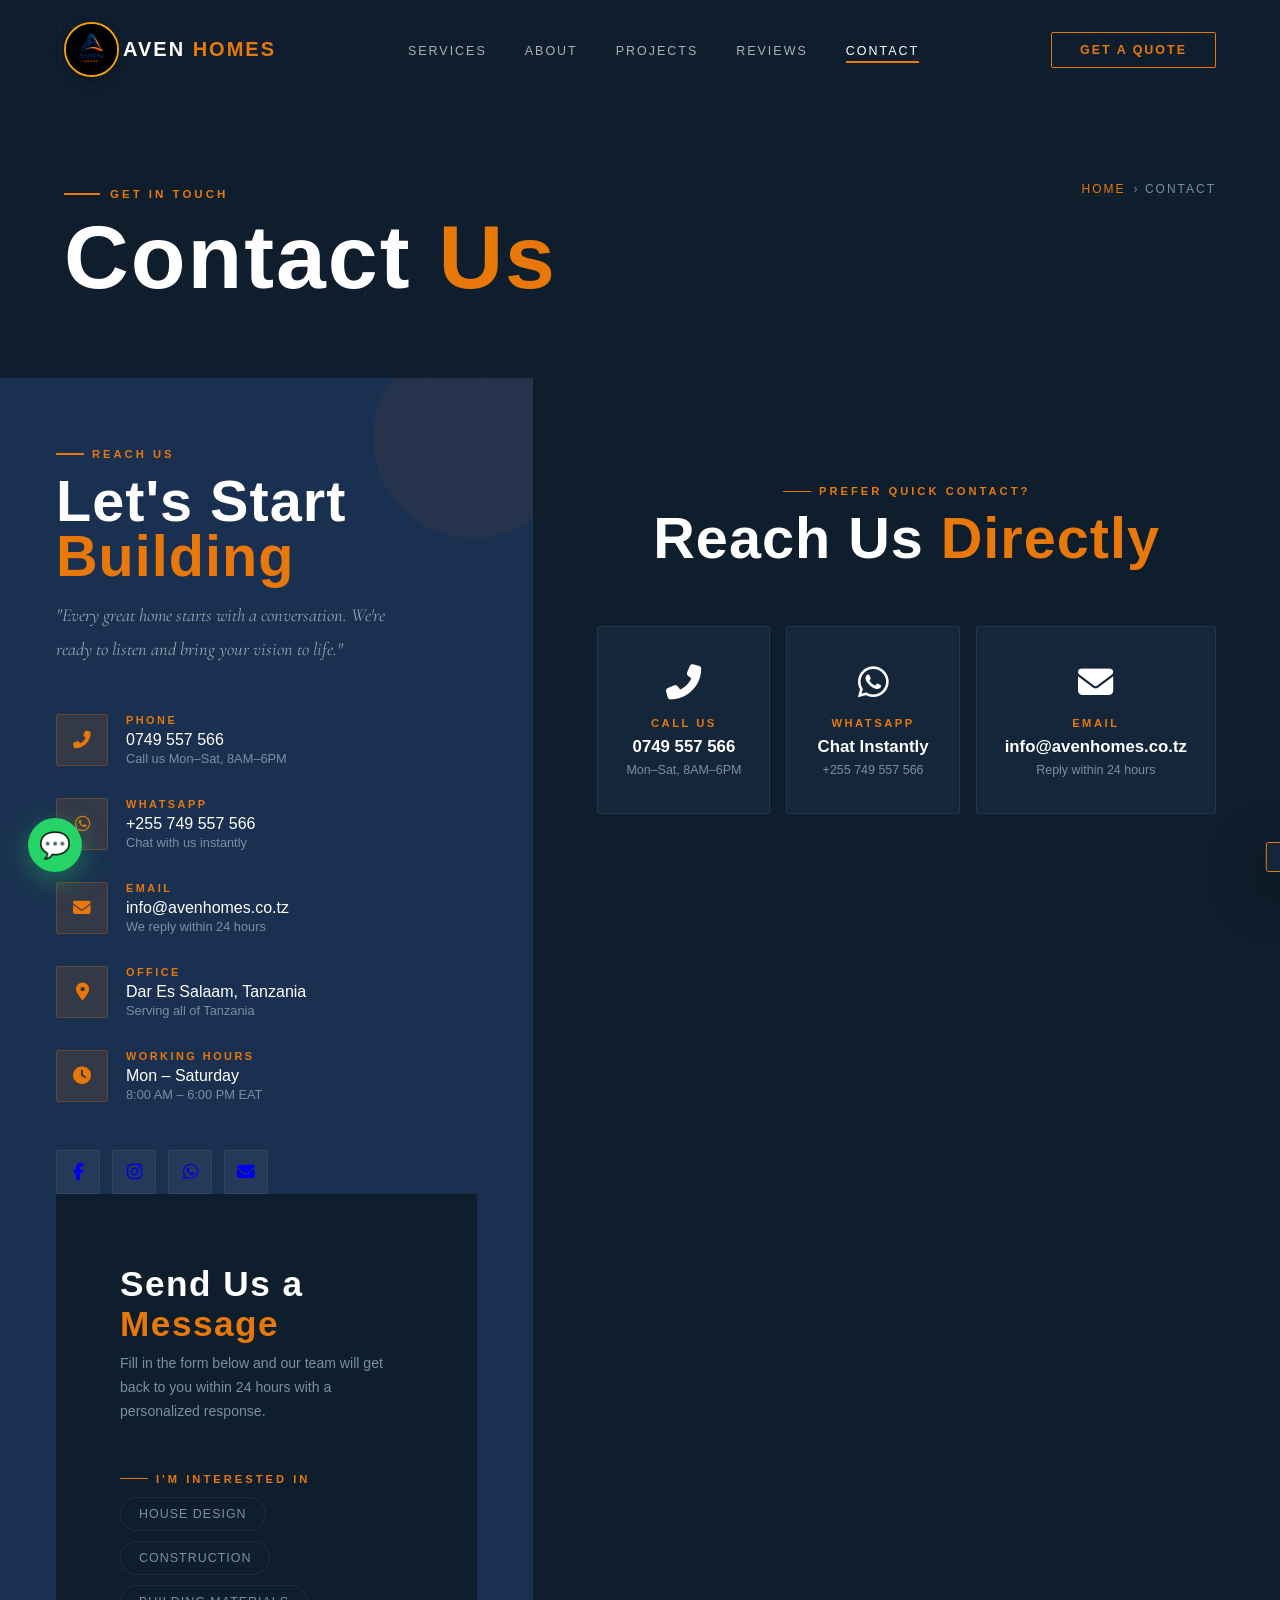
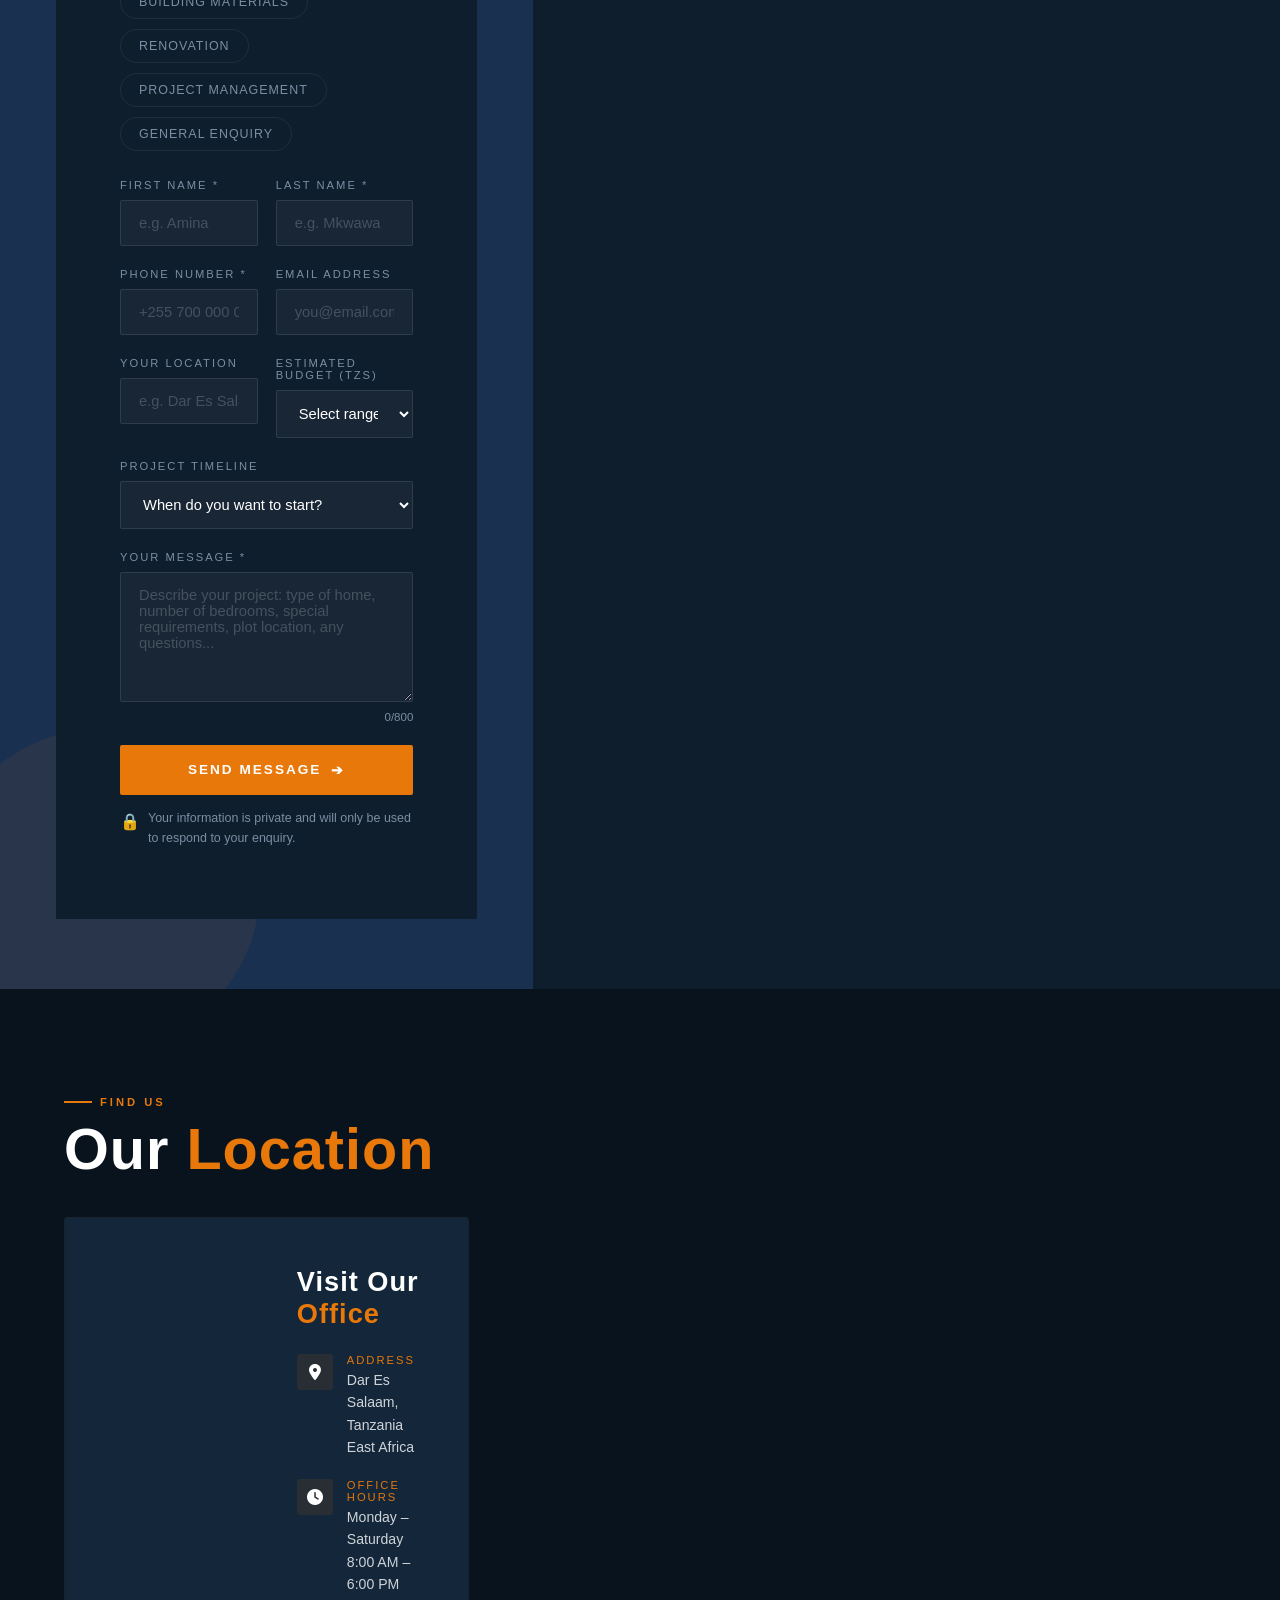
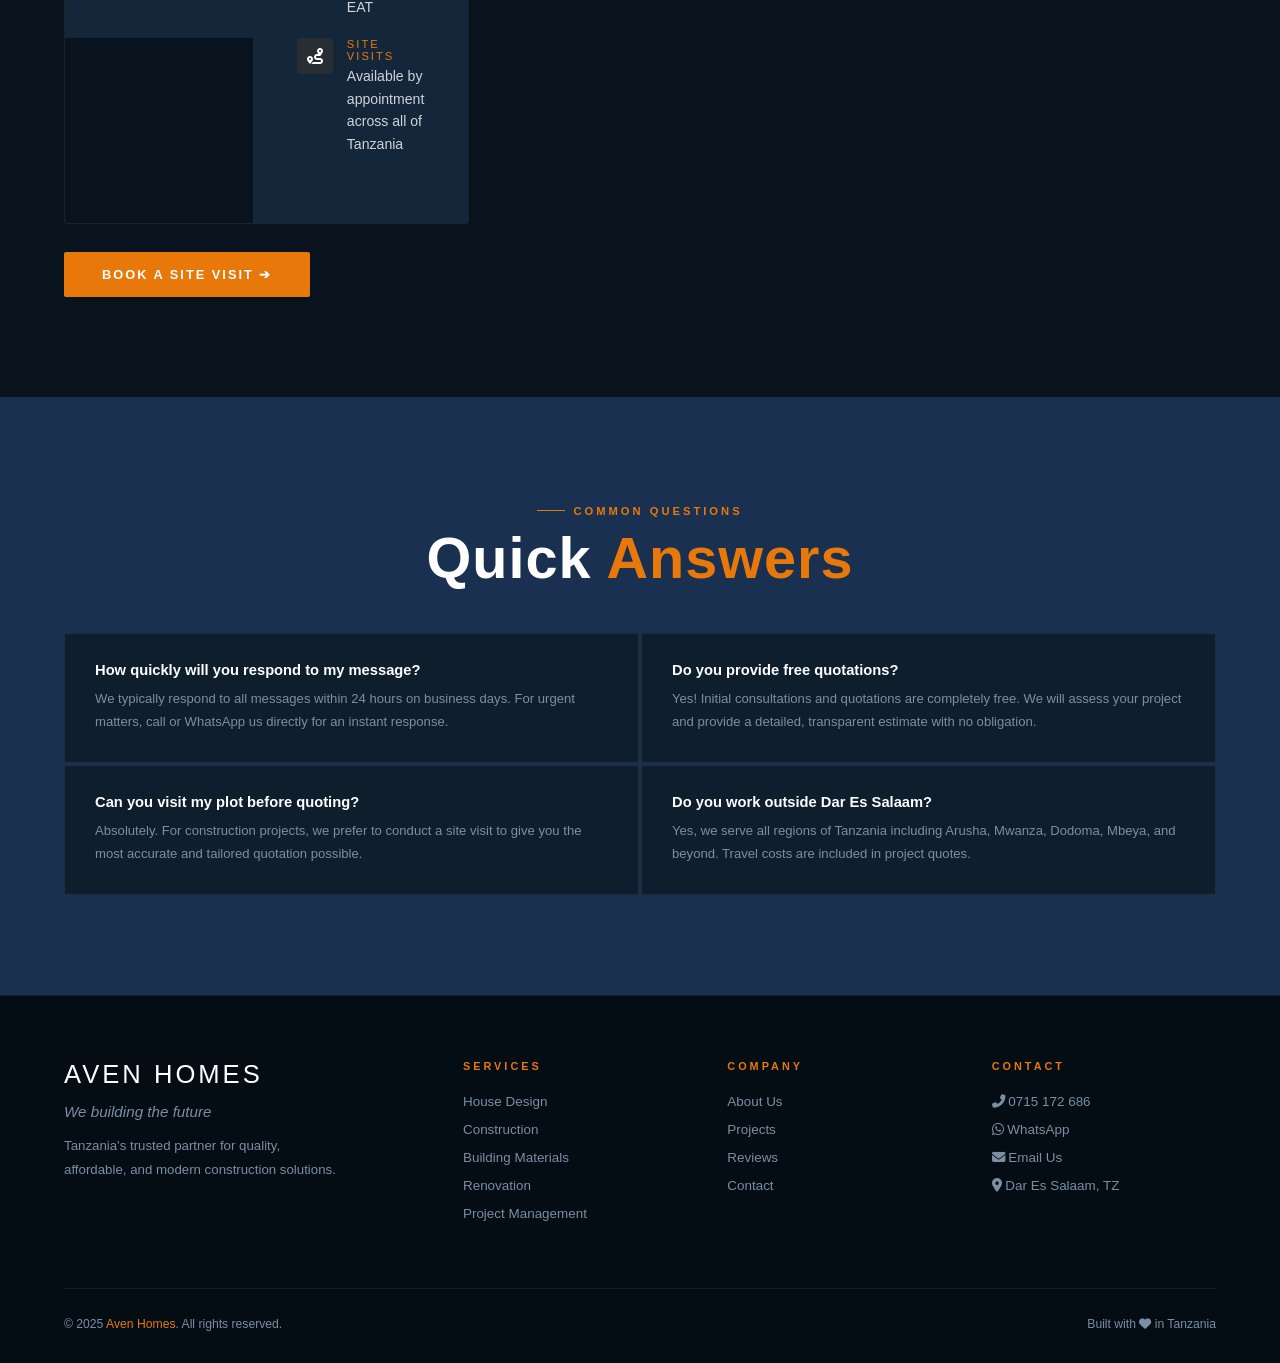
<file: contact.html>
<!DOCTYPE html>
<html lang="en">
<head>
<meta charset="UTF-8">
<meta name="viewport" content="width=device-width, initial-scale=1.0">
<title>Contact Us - Aven Homes</title>
<link rel="stylesheet" href="css/style.css">
<link rel="stylesheet" href="css/index.css">
<link rel="stylesheet" href="css/service.css">
<link rel="stylesheet" href="css/project.css">  
<link rel="stylesheet" href="css/contact.css"><link rel="stylesheet" href="https://cdnjs.cloudflare.com/ajax/libs/font-awesome/6.5.1/css/all.min.css">


</head>
<body>
<div id="progress-bar"></div>

<!-- NAV -->
<nav id="nav">
   <a href="index.html" class="nav-logo">
      <img src="images/aven-logo.jpeg" alt="Aven Homes Logo">
      <span>AVEN <em>HOMES</em></span>
  </a>
  <ul class="nav-links">
    <li><a href="services.html">Services</a></li>
    <li><a href="about.html">About</a></li>
    <li><a href="projects.html">Projects</a></li>
    <li><a href="reviews.html">Reviews</a></li>
    <li><a href="contact.html" class="active">Contact</a></li>
  </ul>
  <a href="contact.html" class="nav-cta">Get a Quote</a>
  <div class="hamburger" onclick="openMenu()"><span></span><span></span><span></span></div>
</nav>
<div class="mobile-overlay" id="mobileOverlay">
  <button class="close-btn" onclick="closeMenu()">&#10005;</button>
  <a href="services.html" onclick="closeMenu()">Services</a>
  <a href="about.html" onclick="closeMenu()">About</a>
  <a href="projects.html" onclick="closeMenu()">Projects</a>
  <a href="reviews.html" onclick="closeMenu()">Reviews</a>
  <a href="contact.html" onclick="closeMenu()">Contact</a>
</div>

<!-- PAGE HERO -->
<div class="page-hero">
  <div class="page-hero-lines"></div>
  <div class="page-hero-content reveal">
    <div class="page-eyebrow">Get In Touch</div>
    <h1 class="page-title">Contact <em>Us</em></h1>
  </div>
  <div class="page-breadcrumb"><a href="index.html">Home</a> &rsaquo; Contact</div>
</div>

<!-- MAIN CONTACT LAYOUT -->
<div class="contact-layout">
  <!-- INFO PANEL -->
  <div class="contact-panel reveal-l">
    <div class="tag">Reach Us</div>
    <h2 class="heading" style="margin-bottom:16px">Let's Start <em>Building</em></h2>
    <p class="cp-tagline">"Every great home starts with a conversation. We're ready to listen and bring your vision to life."</p>
    <div class="contact-items">

  <div class="citem">
    <div class="citem-icon">
      <i class="fas fa-phone-alt"></i>
    </div>

    <div>
      <div class="citem-label">Phone</div>

      <div class="citem-val">
        <a href="tel:0749557566">0749 557 566</a>
      </div>

      <div class="citem-sub">
        Call us Mon–Sat, 8AM–6PM
      </div>
    </div>
  </div>

  <div class="citem">
    <div class="citem-icon">
      <i class="fab fa-whatsapp"></i>
    </div>

    <div>
      <div class="citem-label">WhatsApp</div>

      <div class="citem-val">
        <a href="https://wa.me/255749557566" target="_blank">
          +255 749 557 566
        </a>
      </div>

      <div class="citem-sub">
        Chat with us instantly
      </div>
    </div>
  </div>

  <div class="citem">
    <div class="citem-icon">
      <i class="fas fa-envelope"></i>
    </div>

    <div>
      <div class="citem-label">Email</div>

      <div class="citem-val">
        <a href="mailto:info@avenhomes.co.tz">
          info@avenhomes.co.tz
        </a>
      </div>

      <div class="citem-sub">
        We reply within 24 hours
      </div>
    </div>
  </div>

  <div class="citem">
    <div class="citem-icon">
      <i class="fas fa-location-dot"></i>
    </div>

    <div>
      <div class="citem-label">Office</div>

      <div class="citem-val">
        Dar Es Salaam, Tanzania
      </div>

      <div class="citem-sub">
        Serving all of Tanzania
      </div>
    </div>
  </div>

  <div class="citem">
    <div class="citem-icon">
      <i class="fas fa-clock"></i>
    </div>

    <div>
      <div class="citem-label">Working Hours</div>

      <div class="citem-val">
        Mon – Saturday
      </div>

      <div class="citem-sub">
        8:00 AM – 6:00 PM EAT
      </div>
    </div>
  </div>

</div>

<div class="social-row">

  <a href="#" class="soc-btn" title="Facebook">
    <i class="fab fa-facebook-f"></i>
  </a>

  <a href="#" class="soc-btn" title="Instagram">
    <i class="fab fa-instagram"></i>
  </a>

  <a href="https://wa.me/255749557566"
     class="soc-btn"
     title="WhatsApp"
     target="_blank">
    <i class="fab fa-whatsapp"></i>
  </a>

  <a href="mailto:info@avenhomes.co.tz"
     class="soc-btn"
     title="Email">
    <i class="fas fa-envelope"></i>
  </a>

</div>
  <!-- FORM PANEL -->
  <div class="contact-form-wrap reveal-r">
    <div id="formContent">
      <h2 class="form-heading">Send Us a <em>Message</em></h2>
      <p class="form-sub">Fill in the form below and our team will get back to you within 24 hours with a personalized response.</p>

      <div style="margin-bottom:24px">
        <div class="tag" style="margin-bottom:12px">I'm interested in</div>
        <div class="interest-chips" id="chips">
          <button class="chip" onclick="toggleChip(this)">House Design</button>
          <button class="chip" onclick="toggleChip(this)">Construction</button>
          <button class="chip" onclick="toggleChip(this)">Building Materials</button>
          <button class="chip" onclick="toggleChip(this)">Renovation</button>
          <button class="chip" onclick="toggleChip(this)">Project Management</button>
          <button class="chip" onclick="toggleChip(this)">General Enquiry</button>
        </div>
      </div>

      <div class="form-grid-2">
        <div class="form-group">
          <label>First Name *</label>
          <input type="text" id="fname" class="form-control" placeholder="e.g. Amina">
        </div>
        <div class="form-group">
          <label>Last Name *</label>
          <input type="text" id="lname" class="form-control" placeholder="e.g. Mkwawa">
        </div>
      </div>
      <div class="form-grid-2">
        <div class="form-group">
          <label>Phone Number *</label>
          <input type="tel" id="phone" class="form-control" placeholder="+255 700 000 000">
        </div>
        <div class="form-group">
          <label>Email Address</label>
          <input type="email" id="email" class="form-control" placeholder="you@email.com">
        </div>
      </div>
      <div class="form-grid-2">
        <div class="form-group">
          <label>Your Location</label>
          <input type="text" id="location" class="form-control" placeholder="e.g. Dar Es Salaam">
        </div>
        <div class="form-group">
          <label>Estimated Budget (TZS)</label>
          <select id="budget" class="form-control">
            <option value="">Select range...</option>
            <option>Under 20 Million</option>
            <option>20M &ndash; 50M</option>
            <option>50M &ndash; 100M</option>
            <option>100M &ndash; 200M</option>
            <option>200M+</option>
          </select>
        </div>
      </div>
      <div class="form-group">
        <label>Project Timeline</label>
        <select id="timeline" class="form-control">
          <option value="">When do you want to start?</option>
          <option>As soon as possible</option>
          <option>Within 1&ndash;3 months</option>
          <option>Within 3&ndash;6 months</option>
          <option>More than 6 months from now</option>
          <option>Just exploring options</option>
        </select>
      </div>
      <div class="form-group">
        <label>Your Message *</label>
        <textarea id="message" class="form-control" maxlength="800" oninput="updateCount(this)" placeholder="Describe your project: type of home, number of bedrooms, special requirements, plot location, any questions..."></textarea>
        <div class="char-count"><span id="charCount">0</span>/800</div>
      </div>
      <div class="submit-wrap">
        <button class="submit-btn" id="submitBtn" onclick="submitContactForm()">
          <span id="btnText">Send Message</span>
          <span id="btnArrow">&#10132;</span>
        </button>
        <div class="form-note">
          <span>&#128274;</span>
          Your information is private and will only be used to respond to your enquiry.
        </div>
      </div>
    </div>

    <div class="success-state" id="successState">
      <div class="success-circle">&#10003;</div>
      <h3>Message Sent!</h3>
      <p>Thank you for reaching out. Our team will contact you within 24 hours to discuss your project and provide a personalized quote.</p>
      <a href="projects.html" class="btn btn-ghost">Browse Our Projects</a>
    </div>
  </div>
</div>

<!-- QUICK CONTACT CARDS -->
<section class="section" style="background:var(--navy-mid)">
  <div class="container">
    <div class="reveal" style="text-align:center">
      <div class="tag" style="justify-content:center">Prefer Quick Contact?</div>
      <h2 class="heading">Reach Us <em>Directly</em></h2>
    </div>
    <div class="quick-grid">

  <a href="tel:0749557566" class="quick-card reveal d1">
    <span class="qc-icon">
      <i class="fas fa-phone-alt"></i>
    </span>
    <div class="qc-label">Call Us</div>
    <div class="qc-val">0749 557 566</div>
    <div class="qc-sub">Mon–Sat, 8AM–6PM</div>
  </a>

  <a href="https://wa.me/255749557566" target="_blank" class="quick-card reveal d2">
    <span class="qc-icon">
      <i class="fab fa-whatsapp"></i>
    </span>
    <div class="qc-label">WhatsApp</div>
    <div class="qc-val">Chat Instantly</div>
    <div class="qc-sub">+255 749 557 566</div>
  </a>

  <a href="mailto:info@avenhomes.co.tz" class="quick-card reveal d3">
    <span class="qc-icon">
      <i class="fas fa-envelope"></i>
    </span>
    <div class="qc-label">Email</div>
    <div class="qc-val">info@avenhomes.co.tz</div>
    <div class="qc-sub">Reply within 24 hours</div>
  </a>

</div>
  </div>
</section>

<!-- MAP -->
<section class="section map-section">
  <div class="container">
    <div class="reveal" style="margin-bottom:40px">
      <div class="tag">Find Us</div>
      <h2 class="heading">Our <em>Location</em></h2>
    </div>
    <div class="map-grid reveal">
      <div class="map-embed">
        <iframe
          src="https://www.google.com/maps/embed?pb=!1m18!1m12!1m3!1d253682.46596!2d39.1022235!3d-6.7923513!2m3!1f0!2f0!3f0!3m2!1i1024!2i768!4f13.1!3m3!1m2!1s0x185c4bae169bd6f1%3A0x940f6b26a086a1ef!2sDar%20es%20Salaam%2C%20Tanzania!5e0!3m2!1sen!2s!4v1699000000000!5m2!1sen!2s"
          allowfullscreen="" loading="lazy" referrerpolicy="no-referrer-when-downgrade">
        </iframe>
      </div>
      <div class="map-info">

  <h3>Visit Our <em>Office</em></h3>

  <div class="dir-item">
    <div class="dir-ico">
      <i class="fas fa-location-dot"></i>
    </div>
    <div>
      <div class="dir-label">Address</div>
      <div class="dir-val">Dar Es Salaam, Tanzania<br>East Africa</div>
    </div>
  </div>

  <div class="dir-item">
    <div class="dir-ico">
      <i class="fas fa-clock"></i>
    </div>
    <div>
      <div class="dir-label">Office Hours</div>
      <div class="dir-val">Monday – Saturday<br>8:00 AM – 6:00 PM EAT</div>
    </div>
  </div>

  <div class="dir-item">
    <div class="dir-ico">
      <i class="fas fa-route"></i>
    </div>
    <div>
      <div class="dir-label">Site Visits</div>
      <div class="dir-val">Available by appointment<br>across all of Tanzania</div>
    </div>
  </div>

</div>
        </div>
        <div style="margin-top:28px">
          <a href="https://wa.me/255715172686?text=Hello%2C%20I%20want%20to%20book%20a%20site%20visit" target="_blank" class="btn btn-primary">Book a Site Visit &#10132;</a>
        </div>
      </div>
    </div>
  </div>
</section>

<!-- FAQ STRIP -->
<section class="section faq-strip">
  <div class="container">
    <div class="reveal" style="text-align:center;margin-bottom:0">
      <div class="tag" style="justify-content:center">Common Questions</div>
      <h2 class="heading">Quick <em>Answers</em></h2>
    </div>
    <div class="faq-grid">
      <div class="faq-card reveal d1">
        <div class="faq-q2">How quickly will you respond to my message?</div>
        <p class="faq-a2">We typically respond to all messages within 24 hours on business days. For urgent matters, call or WhatsApp us directly for an instant response.</p></div>

      <div class="faq-card reveal d2">
        <div class="faq-q2">Do you provide free quotations?</div>
        <p class="faq-a2">Yes! Initial consultations and quotations are completely free. We will assess your project and provide a detailed, transparent estimate with no obligation.</p></div>

      <div class="faq-card reveal d3">
        <div class="faq-q2">Can you visit my plot before quoting?</div>
        <p class="faq-a2">Absolutely. For construction projects, we prefer to conduct a site visit to give you the most accurate and tailored quotation possible.</p></div>
        
        <div class="faq-card reveal d4">
        <div class="faq-q2">Do you work outside Dar Es Salaam?</div>
        <p class="faq-a2">Yes, we serve all regions of Tanzania including Arusha, Mwanza, Dodoma, Mbeya, and beyond. Travel costs are included in project quotes.</p></div>
    </div>
  </div>
</section>

<!-- FOOTER -->
<footer>
  <div class="footer-grid container">
    <div>
      <div class="footer-brand-name">AVEN</em> HOMES</div>
      <div class="footer-tagline">We building the future</div>
      <p class="footer-p">Tanzania's trusted partner for quality, affordable, and modern construction solutions.</p>
    </div>
    <div class="footer-col"><h5>Services</h5><ul>
      <li><a href="services.html">House Design</a></li>
      <li><a href="services.html">Construction</a></li>
      <li><a href="services.html">Building Materials</a></li>
      <li><a href="services.html">Renovation</a></li>
      <li><a href="services.html">Project Management</a></li>
    </ul></div>
    <div class="footer-col"><h5>Company</h5><ul>
      <li><a href="about.html">About Us</a></li>
      <li><a href="projects.html">Projects</a></li>
      <li><a href="reviews.html">Reviews</a></li>
      <li><a href="contact.html">Contact</a></li>
    </ul></div>
    <div class="footer-col"><h5>Contact</h5>
     <ul>
  <li>
    <a href="tel:0715172686">
      <i class="fas fa-phone-alt"></i>
      0715 172 686
    </a>
  </li>

  <li>
    <a href="https://wa.me/255749557566">
      <i class="fab fa-whatsapp"></i>
      WhatsApp
    </a>
  </li>

  <li>
    <a href="mailto:info@avenhomes.co.tz">
      <i class="fas fa-envelope"></i>
      Email Us
    </a>
  </li>

  <li>
    <a href="#">
      <i class="fas fa-location-dot"></i>
      Dar Es Salaam, TZ
    </a>
  </li>
</ul>
  </div>
  </div>
  <div class="footer-bottom container">
  <span>&copy; 2025 <em>Aven Homes</em>. All rights reserved.</span>

  <span>
    Built with <i class="fas fa-heart"></i> in Tanzania
  </span>
</div>
</footer>

<a href="https://wa.me/255715172686" class="wa-btn" target="_blank" title="Chat on WhatsApp">&#128172;</a>
<div id="toast"></div>
<script src="main.js"></script>
<script>
function toggleChip(el) { el.classList.toggle("active"); }
function updateCount(el) { document.getElementById("charCount").textContent = el.value.length; }
function submitContactForm() {
  const fname = document.getElementById("fname").value.trim();
  const lname = document.getElementById("lname").value.trim();
  const phone = document.getElementById("phone").value.trim();
  const message = document.getElementById("message").value.trim();
  if (!fname || !lname) { showToast("&#9888; Please enter your full name."); return; }
  if (!phone) { showToast("&#9888; Please enter your phone number."); return; }
  if (!message) { showToast("&#9888; Please describe your project."); return; }
  const btn = document.getElementById("submitBtn");
  btn.disabled = true;
  document.getElementById("btnText").textContent = "Sending...";
  document.getElementById("btnArrow").textContent = "&#9203;";
  setTimeout(() => {
    document.getElementById("formContent").style.display = "none";
    document.getElementById("successState").style.display = "block";
  }, 1600);
}
</script>
</body>
</html>
</file>
<file: css/style.css>
/* ═══════════════════════════════════════════
   FINE MODERN HOMES — Global Design System
   ═══════════════════════════════════════════ */
@import url('https://fonts.googleapis.com/css2?family=Bebas+Neue&family=Cormorant+Garamond:ital,wght@0,400;0,600;1,400&family=DM+Sans:wght@300;400;500;600&display=swap');

:root {
  --navy:       #08131d;
  --navy-mid:   #0f1e2d;
  --navy-card:  #13263a;
  --navy-light: #1a3050;
  --orange:     #e8780a;
  --orange-glow:#ff9a2e;
  --white:      #ffffff;
  --off-white:  #f0ece4;
  --gray:       #7a8fa3;
  --gray-light: #c8d4e0;
  --border:     rgba(255,255,255,0.07);
  --transition: 0.35s cubic-bezier(0.4,0,0.2,1);
}

*, *::before, *::after { box-sizing: border-box; margin: 0; padding: 0; }
html { scroll-behavior: smooth; font-size: 16px; }

body {
  font-family:Arial, Helvetica, sans-serif;
  background: var(--navy);
  color: var(--white);
  overflow-x: hidden;
  -webkit-font-smoothing: antialiased;
}

/* ── SCROLL PROGRESS ── */
#progress-bar {
  position: fixed; 
  top: 0; 
  left: 0; 
  height: 3px; 
  z-index: 9999;
  background: linear-gradient(90deg, var(--orange), var(--orange-glow));
  width: 0%; 
  transition: width 0.1s linear;
  box-shadow: 0 0 12px rgba(232,120,10,0.7);
}

/* ── NAV ── */
nav {
  position: fixed; 
  top: 0; 
  left: 0; 
  right: 0; 
  z-index: 1000;
  padding: 22px 64px;
  display: flex; 
  align-items: center; 
  justify-content: space-between;
  transition: background var(--transition), padding var(--transition);
}

nav.scrolled {
  background: rgba(8,19,29,0.95);
  backdrop-filter: blur(20px);
  padding: 14px 64px;
  border-bottom: 1px solid rgba(232,120,10,0.12);
}

.nav-logo {
  font-family:Arial, Helvetica, sans-serif;
  font-size: 1.55rem; 
  letter-spacing: 3px;
  color: var(--white); 
  text-decoration: none;
  display: flex; 
  align-items: center; 
  gap: 4px;
}

.nav-logo em { 
  color: var(--orange); 
  font-style: normal; 
}

.nav-links { 
  display: flex; 
  gap: 38px; 
  list-style: none; 
  align-items: center;
 }

.nav-links a {
  color: rgba(255,255,255,0.65); 
  text-decoration: none;
  font-size: 0.78rem; 
  font-weight: 500; 
  letter-spacing: 2px;
  text-transform: uppercase; 
  transition: color var(--transition);
  position: relative; 
  padding-bottom: 2px;
}

.nav-links a::after {
  content: ''; 
  position: absolute; 
  bottom: -3px; 
  left: 0;
  width: 0; 
  height: 1.5px; 
  background: var(--orange);
  transition: width var(--transition);
}

.nav-links a:hover, .nav-links a.active { 
  color: var(--white); 
}

.nav-links a:hover::after, .nav-links a.active::after { 
  width: 100%; 
}

.nav-cta {
  background: transparent; 
  border: 1.5px solid var(--orange);
  color: var(--orange); 
  padding: 10px 28px; 
  border-radius: 2px;
  font-family:Arial, Helvetica, sans-serif;
    font-size: 0.78rem;
  font-weight: 600; 
  letter-spacing: 2px; 
  text-transform: uppercase;
  cursor: pointer; 
  transition: all var(--transition); text-decoration: none;
  display: inline-block;
}

.nav-cta:hover {
  background: var(--orange); 
  color: var(--white);
  box-shadow: 0 0 28px rgba(232,120,10,0.35);
}

.hamburger {
  display: none; 
  flex-direction: column; 
  gap: 5px;
  cursor: pointer; 
  padding: 4px;
}

.hamburger span {
  display: block; 
  width: 26px; 
  height: 2px;
  background: var(--white); transition: all 0.3s;
  border-radius: 2px;
}

/* ── MOBILE MENU ── */
.mobile-overlay {
  position: fixed; 
  inset: 0; 
  background: var(--navy);
  z-index: 999; 
  display: flex; 
  flex-direction: column;
  align-items: center; 
  justify-content: center; 
  gap: 36px;
  opacity: 0; 
  pointer-events: none;
  transition: opacity 0.4s;
}

.mobile-overlay.open {
   opacity: 1; 
   pointer-events: all; 
  }

.mobile-overlay a {
  font-family: Arial, Helvetica, sans-serif; 
  font-size: 2.8rem;
  letter-spacing: 4px; 
  color: var(--white); text-decoration: none;
  transition: color 0.3s; 
  line-height: 1;
}

.mobile-overlay a:hover { 
  color: var(--orange);
 }

.mobile-overlay .close-btn {
  position: absolute; 
  top: 24px; 
  right: 30px;
  background: none; 
  border: none; 
  color: var(--white);
  font-size: 2rem; 
  cursor: pointer;
}

/* ── PAGE HERO (sub-pages) ── */
.page-hero {
  min-height: 42vh; 
  padding: 140px 64px 80px;
  display: flex; 
  align-items: flex-end;
  position: relative; 
  overflow: hidden;
  background: var(--navy-mid);
}

.page-hero-bg {
  position: absolute; 
  inset: 0;
  background: url('') center/cover no-repeat;
  opacity: 0.12; z-index: 0;
}

.page-hero-lines {
  position: absolute; 
  inset: 0; z-index: 0;
  background-image:
    repeating-linear-gradient(0deg, transparent, transparent 60px, rgba(232,120,10,0.04) 60px, rgba(232,120,10,0.04) 61px),
    repeating-linear-gradient(90deg, transparent, transparent 60px, rgba(232,120,10,0.04) 60px, rgba(232,120,10,0.04) 61px);
}

.page-hero-content { 
  position: relative; 
  z-index: 1; 
}

.page-eyebrow {
  display: flex; 
  align-items: center; 
  gap: 10px;
  font-size: 0.72rem; 
  letter-spacing: 3px; 
  text-transform: uppercase;
  color: var(--orange); margin-bottom: 16px; 
  font-weight: 600;
}

.page-eyebrow::before {
  content: ''; 
  display: block; 
  width: 36px; height: 2px; 
  background: var(--orange);
}

.page-title {
  font-family:Arial, Helvetica, sans-serif;
  font-size: clamp(3.5rem, 7vw, 6rem);
  line-height: 0.92; letter-spacing: 2px; 
  color: var(--white);
}

.page-title em { 
  color: var(--orange); 
  font-style: normal;
 }

.page-breadcrumb {
  position: absolute; 
  top: 50%; 
  right: 64px; 
  transform: translateY(-50%);
  z-index: 1; 
  font-size: 0.75rem; 
  color: var(--gray);
  letter-spacing: 2px; 
  text-transform: uppercase;
  display: flex; 
  align-items: center; 
  gap: 8px;
}

.page-breadcrumb a { 
  color: var(--orange); 
  text-decoration: none; 
}

.page-breadcrumb a:hover { 
  text-decoration: underline; 
}

/* ── SHARED SECTION LAYOUT ── */
.section { 
  padding: 100px 64px; 
}

.section-sm { 
  padding: 70px 64px; 
}

.container { 
  max-width: 1240px; 
  margin: 0 auto; 
}

.tag {
  display: inline-flex; 
  align-items: center; 
  gap: 8px;
  font-size: 0.7rem; 
  font-weight: 600; 
  letter-spacing: 3px;
  text-transform: uppercase; 
  color: var(--orange); 
  margin-bottom: 14px;
}

.tag::before { 
  content: ''; 
  display: block; 
  width: 28px; 
  height: 1.5px; 
  background: var(--orange); 
}

.heading {
  font-family: Arial, Helvetica, sans-serif;
  font-size: clamp(2.2rem, 4.5vw, 3.8rem);
  line-height: 0.95; 
  letter-spacing: 1px; 
  margin-bottom: 18px;

}
.heading em { 
  color: var(--orange); 
  font-style: normal; }

.body-text {
  color: var(--gray); 
  font-size: 0.95rem; 
  line-height: 1.85;
}

/* ── DIVIDER ── */
.divider {
  border: none; 
  height: 1px;
  background: var(--border); 
  margin: 0;
}

/* ── BUTTONS ── */
.btn {
  display: inline-block; 
  text-decoration: none;
  font-family:Arial, Helvetica, sans-serif; 
  font-size: 0.8rem;
  font-weight: 600; 
  letter-spacing: 2px; 
  text-transform: uppercase;
  padding: 15px 38px; 
  border-radius: 2px; 
  cursor: pointer;
  transition: all var(--transition); 
  border: none;
}

.btn-primary {
  background: var(--orange); 
  color: var(--white);
}

.btn-primary:hover {
  background: var(--orange-glow);
  transform: translateY(-2px);
  box-shadow: 0 14px 40px rgba(232,120,10,0.35);
}

.btn-ghost {
  background: transparent; 
  color: var(--white);
  border: 1.5px solid rgba(255,255,255,0.25);
}

.btn-ghost:hover {
  border-color: var(--orange); 
  color: var(--orange);
}

/* ── CARDS ── */
.card {
  background: var(--navy-card);
  border: 1px solid var(--border);
  border-radius: 3px;
  transition: transform var(--transition), border-color var(--transition);
}

.card:hover {
  transform: translateY(-6px);
  border-color: rgba(232,120,10,0.3);
}

/* ── FORM ── */
.form-group { 
  margin-bottom: 22px;
 }

.form-group label {
  display: block; 
  font-size: 0.7rem; 
  letter-spacing: 2px;
  text-transform: uppercase;
   color: var(--gray); 
   margin-bottom: 9px;
  font-weight: 500;
}

.form-control {
  width: 100%; 
  background: rgba(255,255,255,0.04);
  border: 1px solid rgba(255,255,255,0.1);
  border-radius: 2px; 
  padding: 14px 18px;
  color: var(--white); 
  font-family:Arial, Helvetica, sans-serif;
    font-size: 0.92rem; 
    transition: border-color var(--transition), background var(--transition);
  outline: none;
}

.form-control::placeholder { 
  color: rgba(255,255,255,0.2); 
}

.form-control:focus {
  border-color: var(--orange);
  background: rgba(232,120,10,0.05);
}

.form-control option { 
  background: var(--navy); 
}
textarea.form-control { 
  resize: vertical; 
  min-height: 130px; 
}

.form-row { 
  display: grid; 
  grid-template-columns: 1fr 1fr; 
  gap: 18px; 
}

/* ── REVEAL ANIMATIONS ── */
.reveal, .reveal-l, .reveal-r {
  opacity: 0; 
  transition: opacity 0.75s ease, transform 0.75s ease;
}

.reveal{ 
  transform: translateY(36px);
 }

.reveal-l{ 
  transform: translateX(-36px); 
}

.reveal-r{ 
  transform: translateX(36px); 
}

.reveal.in, .reveal-l.in, .reveal-r.in {
  opacity: 1; transform: translate(0);
}

.d1 { 
  transition-delay: 0.1s; 
}
.d2 { 
  transition-delay: 0.2s; 
}
.d3 { 
  transition-delay: 0.3s; 
}
.d4 {
   transition-delay: 0.4s; 
  }
.d5 { 
  transition-delay: 0.5s; 
}

/* ── TOAST ── */
#toast {
  position: fixed; 
  bottom: 28px; 
  right: 28px; 
  z-index: 9999;
  background: var(--navy-card); 
  border: 1px solid var(--orange);
  color: var(--white); 
  padding: 14px 22px; 
  border-radius: 3px;
  font-size: 0.86rem; 
  max-width: 300px;
  transform: translateX(130%);
  transition: transform 0.45s cubic-bezier(0.16,1,0.3,1);
  box-shadow: 0 16px 48px rgba(0,0,0,0.5);
}

#toast.show {
   transform: translateX(0); 
  }

/* ── FOOTER ── */
footer {
  background: #040c14; padding: 64px 64px 32px;
  border-top: 1px solid var(--border);
}
.footer-grid {
  display: grid; grid-template-columns: 1.6fr 1fr 1fr 1fr;
  gap: 40px; margin-bottom: 56px;
}
.footer-brand-name {
  font-family:Arial, Helvetica, sans-serif;
  font-size: 1.6rem; 
  letter-spacing: 3px; 
  margin-bottom: 14px;
}

.footer-brand-name em { 
  color: var(--orange); 
  font-style: normal; 
}

.footer-tagline {
  font-family: Arial, Helvetica, sans-serif;
  font-style: italic; 
  font-size: 0.95rem; 
  color: var(--gray);
  margin-bottom: 14px;
}

.footer-p { 
  font-size: 0.83rem; 
  color: var(--gray); 
  line-height: 1.8; 
  max-width: 280px; 
}

.footer-col h5 {
  font-size: 0.68rem; 
  letter-spacing: 3px; 
  text-transform: uppercase;
  color: var(--orange); 
  margin-bottom: 20px; 
  font-weight: 600;
}

.footer-col ul {
   list-style: none; 
  }
.footer-col li { 
  margin-bottom: 10px; 
}
.footer-col a {
  color: var(--gray); text-decoration: none; 
  font-size: 0.84rem;
  transition: color var(--transition);
}
.footer-col a:hover { 
  color: var(--white); 
}
.footer-bottom {
  display: flex; 
  justify-content: space-between; 
  align-items: center;
  padding-top: 28px; 
  border-top: 1px solid var(--border);
  font-size: 0.76rem; 
  color: var(--gray);
}
.footer-bottom em { 
  color: var(--orange); 
  font-style: normal; 
}

/* ── WHATSAPP FLOAT ── */
.wa-btn {
  position: fixed; 
  bottom: 28px; 
  left: 28px; 
  z-index: 999;
  width: 54px; 
  height: 54px; 
  border-radius: 50%;
  background: #25d366; 
  display: flex; 
  align-items: center;
  justify-content: center; 
  font-size: 1.6rem; 
  text-decoration: none;
  box-shadow: 0 8px 28px rgba(37,211,102,0.4);
  transition: transform 0.3s, box-shadow 0.3s;
  animation: waPulse 2.5s ease-in-out infinite;
}
.wa-btn:hover { 
  transform: scale(1.1); 
  box-shadow: 0 12px 36px rgba(37,211,102,0.6); 
}

@keyframes waPulse {
  0%,100%{box-shadow: 0 8px 28px rgba(37,211,102,0.4)}
  50%{box-shadow: 0 8px 40px rgba(37,211,102,0.7)}
}

/* ── RESPONSIVE ── */
@media (max-width: 1024px) {
  nav, nav.scrolled { 
    padding-left: 32px; 
    padding-right: 32px; 
  }
  .section { 
    padding: 80px 32px; 
  }
  .section-sm { 
    padding: 56px 32px; 
  }
  .page-hero { 
    padding: 120px 32px 64px; 
  }
  .footer-grid { 
    grid-template-columns: 1fr 1fr; gap: 32px; 
  }
}

@media (max-width: 768px) {
  .nav-links, .nav-cta { 
    display: none; 
  }
  .hamburger { 
    display: flex; 
  }
  .section { 
    padding: 64px 20px; 
  }
  .section-sm { 
    padding: 44px 20px; 
  }
  .page-hero { 
    padding: 110px 20px 50px; 
    min-height: 36vh; 
  }
  .page-breadcrumb { 
    display: none; 
  }
  .form-row { 
    grid-template-columns: 
    1fr; 
  }
  footer { 
    padding: 48px 20px 28px; 
  }
  .footer-grid { 
    grid-template-columns: 1fr; 
    gap: 28px; 
  }
  .footer-bottom { 
    flex-direction: column; 
    gap: 8px; 
    text-align: center; 
  }
}
</file>
<file: css/index.css>
/* ── HOME-SPECIFIC ── */
#hero {
  min-height: 100vh;
  background: var(--navy);
  display: grid; grid-template-columns: 1fr 1fr;
  position: relative; overflow: hidden;
}
.hero-left {
  display: flex; align-items: center;
  padding: 140px 64px 80px;
  position: relative; z-index: 2;
}
.hero-right {
  position: relative; overflow: hidden;
}
.hero-right img {
  width: 100%; height: 100%; object-fit: cover;
  clip-path: polygon(10% 0, 100% 0, 100% 100%, 0% 100%);
}
.hero-right::after {
  content: ''; position: absolute; inset: 0;
  background: linear-gradient(to right, var(--navy) 0%, transparent 30%);
}
.hero-lines {
  position: absolute; inset: 0; z-index: 1;
  background-image:
    repeating-linear-gradient(45deg,transparent,transparent 90px,rgba(232,120,10,0.025) 90px,rgba(232,120,10,0.025) 91px);
}
.hero-eyebrow {
  display: flex; align-items: center; gap: 10px;
  font-size: 0.7rem; letter-spacing: 3.5px; text-transform: uppercase;
  color: var(--orange); margin-bottom: 22px; font-weight: 600;
}
.hero-eyebrow::before { content:''; width:36px; height:2px; background:var(--orange); }

.hero-h1 {
  font-family: 'Bebas Neue', sans-serif;
  font-size: clamp(4.5rem, 8vw, 7.5rem);
  line-height: 0.9; letter-spacing: 2px; margin-bottom: 24px;
}
.hero-h1 .line2 { color: var(--orange); }

.hero-quote {
  font-family: 'Cormorant Garamond', serif;
  font-style: italic; font-size: 1.1rem; color: var(--gray);
  line-height: 1.8; margin-bottom: 44px; max-width: 440px;
  border-left: 2px solid var(--orange); padding-left: 18px;
}
.nav-logo img{
    width: 55px;
    height: 55px;
    border-radius: 50%;
    object-fit: cover;
    border: 2px solid #f59e0b;
    box-shadow: 0 4px 10px rgba(0,0,0,0.3);
}
.nav-logo span{
    color: white;
    font-size: 18px;
    font-weight: 700;
    letter-spacing: 1px;
}

.hero-actions { display: flex; gap: 16px; align-items: center; margin-bottom: 70px; }

.hero-stats {
  display: grid; grid-template-columns: repeat(3, 1fr);
  gap: 2px; border-top: 1px solid var(--border); padding-top: 36px;
}
.stat {
  padding-right: 28px;
}
.stat:not(:last-child) { border-right: 1px solid var(--border); margin-right: 28px; }
.stat-n {
  font-family: 'Bebas Neue', sans-serif; font-size: 2.8rem;
  color: var(--orange); line-height: 1;
}
.stat-l { font-size: 0.72rem; color: var(--gray); letter-spacing: 1.5px; text-transform: uppercase; margin-top: 4px; }
/* ── FEATURE STRIP ── */
.feature-strip {
  background: var(--orange);
  padding: 22px 64px;
  display: flex;
  align-items: center;
  justify-content: center;
  gap: 60px;
  flex-wrap: wrap;
}

.feat-item {
  display: flex;
  align-items: center;
  gap: 10px;
  font-size: 0.8rem;
  font-weight: 600;
  letter-spacing: 1.5px;
  text-transform: uppercase;
  color: rgba(255,255,255,0.9);
}

.feat-item i {
  font-size: 1.1rem;
  color: #fff;
}
/* ── HOME SECTIONS ── */
.intro-grid {
  display: grid; grid-template-columns: 1fr 1fr;
  gap: 80px; align-items: center;
}
.intro-images {
  display: grid; grid-template-columns: 1fr 1fr; gap: 12px;
  position: relative;
}
.intro-images img {
  width: 100%; height: 220px; object-fit: cover;
  border-radius: 2px; display: block;
  transition: transform 0.5s;
}
.intro-images img:hover { transform: scale(1.03); }
.intro-images img:first-child { height: 300px; grid-column: 1/3; }
.exp-badge {
  position: absolute; bottom: -16px; right: -16px;
  background: var(--orange); padding: 18px 22px;
  border-radius: 3px; text-align: center;
  box-shadow: 0 16px 48px rgba(232,120,10,0.4);
}
.exp-badge .n { font-family:'Bebas Neue',sans-serif; font-size: 2.6rem; line-height: 1; }
.exp-badge .l { font-size: 0.68rem; letter-spacing: 1px; opacity: 0.88; }
/* PILLARS */
.pillars {
  margin-top: 38px;
  display: flex;
  flex-direction: column;
  gap: 16px;
}

.pillar {
  display: flex;
  align-items: flex-start;
  gap: 16px;
  padding: 20px 22px;
  background: var(--navy-card);
  border: 1px solid var(--border);
  border-left: 3px solid var(--orange);
  border-radius: 2px;
  transition: transform var(--transition);
}

.pillar:hover {
  transform: translateX(6px);
}

.pillar-icon {
  flex-shrink: 0;
  width: 42px;
  height: 42px;
  display: flex;
  align-items: center;
  justify-content: center;
  background: rgba(255,255,255,0.04);
  border-radius: 50%;
}

.pillar-icon i {
  font-size: 1.1rem;
  color: var(--orange);
}

.pillar-name {
  font-weight: 600;
  font-size: 0.9rem;
  margin-bottom: 3px;
}

.pillar-desc {
  font-size: 0.82rem;
  color: var(--gray);
  line-height: 1.65;
}
/* SERVICES PREVIEW */
.srv-grid {
  display: grid;
  grid-template-columns: repeat(5, 1fr);
  gap: 2px;
  margin-top: 60px;
}

.srv-card {
  background: var(--navy-card);
  padding: 38px 24px;
  border: 1px solid var(--border);
  position: relative;
  overflow: hidden;
  transition:
    transform var(--transition),
    border-color var(--transition);
  text-decoration: none;
  color: var(--white);
  display: flex;
  flex-direction: column;
}

.srv-card::after {
  content: '';
  position: absolute;
  bottom: 0;
  left: 0;
  width: 100%;
  height: 3px;
  background: var(--orange);
  transform: scaleX(0);
  transform-origin: left;
  transition: transform var(--transition);
}

.srv-card:hover {
  transform: translateY(-8px);
  border-color: rgba(232,120,10,0.25);
}

.srv-card:hover::after {
  transform: scaleX(1);
}

/* ICON */
.srv-ico {
  width: 52px;
  height: 52px;
  margin-bottom: 18px;
  background: rgba(232,120,10,0.1);
  border-radius: 3px;
  display: flex;
  align-items: center;
  justify-content: center;
  transition:
    background var(--transition),
    transform var(--transition);
}

.srv-ico i {
  font-size: 1.3rem;
  color: var(--orange);
  transition: color var(--transition);
}

.srv-card:hover .srv-ico {
  background: var(--orange);
  transform: rotate(-5deg);
}

.srv-card:hover .srv-ico i {
  color: var(--white);
}

/* TEXT */
.srv-name {
  font-family: 'Bebas Neue', sans-serif;
  font-size: 1.05rem;
  letter-spacing: 1px;
  margin-bottom: 8px;
}

.srv-desc {
  font-size: 0.8rem;
  color: var(--gray);
  line-height: 1.7;
  flex: 1;
}

.srv-arrow {
  margin-top: 18px;
  color: var(--orange);
  font-size: 1.1rem;
  transition: transform 0.3s;
}

.srv-card:hover .srv-arrow {
  transform: translateX(5px);
}

/* PROJECTS PREVIEW */
.proj-mosaic {
  display: grid;
  grid-template-columns: 2fr 1fr 1fr;
  grid-template-rows: 280px 280px;
  gap: 10px; margin-top: 60px;
}
.proj-tile {
  position: relative; overflow: hidden; border-radius: 2px;
  cursor: pointer;
}
.proj-tile:first-child { grid-row: 1 / 3; }
.proj-tile img {
  width: 100%; height: 100%; object-fit: cover;
  transition: transform 0.6s; display: block;
}
.proj-tile:hover img { transform: scale(1.07); }
.proj-overlay {
  position: absolute; inset: 0;
  background: linear-gradient(to top, rgba(8,19,29,0.92) 0%, transparent 55%);
  display: flex; align-items: flex-end; padding: 22px;
  opacity: 0; transition: opacity 0.4s;
}
.proj-tile:hover .proj-overlay { opacity: 1; }
.proj-label { font-family:'Bebas Neue',sans-serif; font-size: 1.1rem; letter-spacing: 1px; }
.proj-meta { font-size: 0.75rem; color: var(--orange); margin-top: 2px; }

/* TESTIMONIAL STRIP */
.test-grid { display: grid; grid-template-columns: repeat(3,1fr); gap: 20px; margin-top: 60px; }
.test-card {
  background: var(--navy-card); padding: 34px;
  border: 1px solid var(--border); border-radius: 2px;
  border-top: 3px solid transparent;
  transition: border-color var(--transition), transform var(--transition);
}
.test-card:hover { border-top-color: var(--orange); transform: translateY(-4px); }
.stars { color: var(--orange); font-size: 0.78rem; margin-bottom: 14px; letter-spacing: 2px; }
.test-q {
  font-family: 'Cormorant Garamond', serif; font-style: italic;
  font-size: 1rem; line-height: 1.85; color: rgba(255,255,255,0.78);
  margin-bottom: 22px;
}
.test-author { display: flex; align-items: center; gap: 12px; }
.avatar {
  width: 44px; height: 44px; border-radius: 50%; flex-shrink: 0;
  background: linear-gradient(135deg, var(--orange), var(--orange-glow));
  display: flex; align-items: center; justify-content: center;
  font-family: 'Bebas Neue', sans-serif; font-size: 1.1rem;
}
.author-name { font-weight: 600; font-size: 0.87rem; }
.author-loc { font-size: 0.74rem; color: var(--gray); margin-top: 2px; }

/* CTA BAND */
.cta-band {
  background: linear-gradient(135deg, var(--navy-mid) 0%, var(--navy-light) 100%);
  border-top: 1px solid var(--border); border-bottom: 1px solid var(--border);
  padding: 80px 64px;
  display: grid; grid-template-columns: 1fr auto;
  align-items: center; gap: 60px;
}
.cta-band h2 {
  font-family: 'Bebas Neue', sans-serif;
  font-size: clamp(2rem, 4vw, 3.2rem); line-height: 1;
}
.cta-band h2 em { color: var(--orange); font-style: normal; }
.cta-band p { color: var(--gray); margin-top: 10px; font-size: 0.92rem; }
.cta-actions { display: flex; gap: 14px; flex-shrink: 0; }

/* SCROLL INDICATOR */
.scroll-hint {
  position: absolute; bottom: 36px; left: 64px; z-index: 3;
  display: flex; align-items: center; gap: 10px;
  font-size: 0.7rem; letter-spacing: 2px; text-transform: uppercase; color: var(--gray);
}
.scroll-hint-line { width: 40px; height: 1px; background: var(--orange); animation: blink 2s infinite; }
@keyframes blink { 0%,100%{opacity:1} 50%{opacity:0.2} }

@media (max-width: 1024px) {
  #hero { grid-template-columns: 1fr; }
  .hero-right { display: none; }
  .hero-left { padding: 130px 32px 64px; }
  .srv-grid { grid-template-columns: repeat(3,1fr); }
  .intro-grid { grid-template-columns: 1fr; gap: 48px; }
  .proj-mosaic { grid-template-columns: 1fr 1fr; grid-template-rows: 240px 240px 240px; }
  .proj-tile:first-child { grid-row: 1; grid-column: 1/3; }
  .cta-band { grid-template-columns: 1fr; text-align: center; }
  .cta-actions { justify-content: center; }
  .feature-strip { gap: 32px; }
}
@media (max-width: 768px) {
  .hero-h1 { font-size: 4rem; }
  .hero-actions { flex-wrap: wrap; }
  .hero-stats { grid-template-columns: 1fr 1fr 1fr; }
  .srv-grid { grid-template-columns: 1fr 1fr; }
  .proj-mosaic { grid-template-columns: 1fr; grid-template-rows: auto; }
  .proj-tile:first-child { grid-column: 1; grid-row: auto; }
  .proj-tile img { min-height: 220px; }
  .test-grid { grid-template-columns: 1fr; }
  .feature-strip { gap: 18px; padding: 18px 20px; }
  .cta-band { padding: 56px 20px; }
}
</file>
<file: css/service.css>
.srv-detail {
  display: grid; 
  grid-template-columns: 1fr 1fr;
  gap: 72px; align-items: center; 
  margin-bottom: 80px;
  padding-bottom: 80px; 
  border-bottom: 1px solid var(--border);
}

.srv-detail:last-child { 
  border-bottom: none; 
  margin-bottom: 0; 
}

.srv-detail.reverse { 
  direction: rtl; 
}

.srv-detail.reverse > * { 
  direction: ltr; 
}

.srv-img {
  width: 100%; 
  height: 380px; 
  object-fit: cover;
  border-radius: 3px; 
  display: block;
}

.srv-number {
  font-family: Arial, Helvetica, sans-serif;
  font-size: 6rem; 
  line-height: 1;
  color: rgba(232,120,10,0.12); 
  letter-spacing: 4px;
  margin-bottom: -20px; 
  display: block;
}

.nav-logo img{
    width: 55px;
    height: 55px;
    border-radius: 50%;
    object-fit: cover;
    border: 2px solid #f59e0b; /* gold accent */
}
.nav-logo span{
    font-size: 20px;
    font-weight: 700;
    color: #ffffff;
    letter-spacing: 2px;
}
.srv-big-name {
  font-family: Arial, Helvetica, sans-serif;
  font-size: clamp(2rem, 4vw, 3rem); letter-spacing: 2px; margin-bottom: 18px;
}
.srv-big-name em { color: var(--orange); font-style: normal; }
.srv-body { color: var(--gray); line-height: 1.9; font-size: 0.95rem; margin-bottom: 24px; }
.srv-features { list-style: none; margin-bottom: 30px; }
.srv-features li {
  padding: 10px 0; border-bottom: 1px solid var(--border);
  display: flex; align-items: center; gap: 12px;
  font-size: 0.88rem; color: rgba(255,255,255,0.8);
}
.srv-features li::before { content: '→'; color: var(--orange); font-size: 0.9rem; flex-shrink: 0; }

/* PROCESS */
.process-steps {
  display: grid; grid-template-columns: repeat(5, 1fr);
  gap: 2px; margin-top: 56px;
}
.step {
  padding: 36px 24px; background: var(--navy-card);
  border: 1px solid var(--border); position: relative;
  transition: transform var(--transition), border-color var(--transition);
}
.step:hover { transform: translateY(-6px); border-color: rgba(232,120,10,0.3); }
.step-num {
  font-family: Arial, Helvetica, sans-serif; font-size: 3rem;
  color: rgba(232,120,10,0.2); line-height: 1; margin-bottom: 14px;
}
.step-name { font-weight: 600; font-size: 0.9rem; margin-bottom: 8px; }
.step-desc { font-size: 0.8rem; color: var(--gray); line-height: 1.7; }

/* FAQ */
.faq-list { margin-top: 50px; }
.faq-item {
  border-bottom: 1px solid var(--border); overflow: hidden;
}
.faq-q {
  display: flex; justify-content: space-between; align-items: center;
  padding: 22px 0; cursor: pointer;
  font-weight: 500; font-size: 0.95rem;
  transition: color var(--transition);
}
.faq-q:hover { color: var(--orange); }
.faq-icon { color: var(--orange); font-size: 1.2rem; transition: transform 0.3s; flex-shrink: 0; }
.faq-item.open .faq-icon { transform: rotate(45deg); }
.faq-a {
  max-height: 0; overflow: hidden;
  transition: max-height 0.4s ease, padding 0.4s;
  font-size: 0.88rem; color: var(--gray); line-height: 1.8;
}
.faq-item.open .faq-a { max-height: 200px; padding-bottom: 20px; }

@media (max-width: 1024px) {
  .srv-detail { grid-template-columns: 1fr; gap: 40px; }
  .srv-detail.reverse { direction: ltr; }
  .srv-img { height: 260px; }
  .process-steps { grid-template-columns: repeat(3, 1fr); }
}
@media (max-width: 768px) {
  .process-steps { grid-template-columns: 1fr 1fr; }
}
</file>
<file: css/project.css>
/* ===== PROJECTS PAGE ===== */

/* STATS STRIP */
.stats-strip {
  background: var(--navy-card);
  border-top: 1px solid var(--border);
  border-bottom: 1px solid var(--border);
  padding: 36px 64px;
  display: grid;
  grid-template-columns: repeat(4,1fr);
  text-align: center;
  gap: 2px;
}
.strip-num {
  font-family: Arial, Helvetica, sans-serif;
  font-size: 2.8rem;
  color: var(--orange);
  line-height: 1;
}
.strip-label {
  font-size: 0.7rem;
  letter-spacing: 2px;
  text-transform: uppercase;
  color: var(--gray);
  margin-top: 5px;
}
.nav-logo img{
    width: 55px;
    height: 55px;
    border-radius: 50%;
    object-fit: cover;
    border: 2px solid #f59e0b; /* gold accent */
}
.nav-logo span{
    font-size: 20px;
    font-weight: 700;
    color: #ffffff;
    letter-spacing: 2px;
}

/* FILTER BAR */
.filter-wrap {
  display: flex;
  justify-content: space-between;
  align-items: center;
  flex-wrap: wrap;
  gap: 16px;
  margin-bottom: 48px;
}
.filter-bar {
  display: flex;
  gap: 8px;
  flex-wrap: wrap;
}
.f-btn {
  padding: 10px 22px;
  border: 1.5px solid var(--border);
  background: transparent;
  color: var(--gray);
  font-family: Arial, Helvetica, sans-serif;
  font-size: 0.77rem;
  font-weight: 500;
  letter-spacing: 1.5px;
  text-transform: uppercase;
  cursor: pointer;
  border-radius: 2px;
  transition: all var(--transition);
}
.f-btn:hover, .f-btn.active {
  background: var(--orange);
  border-color: var(--orange);
  color: #fff;
}
.results-count {
  font-size: 0.8rem;
  color: var(--gray);
}
.results-count em { color: var(--orange); font-style: normal; font-weight: 600; }

/* MASONRY GRID */
.proj-masonry {
  display: grid;
  grid-template-columns: repeat(3, 1fr);
  gap: 16px;
}
.proj-card {
  background: var(--navy-card);
  border: 1px solid var(--border);
  border-radius: 3px;
  overflow: hidden;
  cursor: pointer;
  transition: transform var(--transition), border-color var(--transition), box-shadow var(--transition);
  position: relative;
}
.proj-card:hover {
  transform: translateY(-7px);
  border-color: rgba(232,120,10,0.4);
  box-shadow: 0 24px 60px rgba(0,0,0,0.4);
}
.proj-card.featured {
  grid-column: 1 / 3;
}
.proj-card.tall {
  grid-row: span 2;
}
.proj-thumb {
  width: 100%;
  height: 240px;
  object-fit: cover;
  display: block;
  transition: transform 0.6s;
}
.proj-card.featured .proj-thumb { height: 320px; }
.proj-card.tall .proj-thumb { height: 100%; min-height: 460px; }
.proj-card:hover .proj-thumb { transform: scale(1.04); }
.proj-hover-overlay {
  position: absolute;
  inset: 0;
  background: linear-gradient(to top, rgba(8,19,29,0.96) 0%, rgba(8,19,29,0.2) 50%, transparent 100%);
  display: flex;
  flex-direction: column;
  justify-content: flex-end;
  padding: 24px;
  opacity: 0;
  transition: opacity 0.4s;
}
.proj-card:hover .proj-hover-overlay { opacity: 1; }
.ph-cat {
  font-size: 0.68rem;
  letter-spacing: 2.5px;
  text-transform: uppercase;
  color: var(--orange);
  margin-bottom: 5px;
}
.ph-name {
  font-family:Arial, Helvetica, sans-serif;
  font-size: 1.3rem;
  letter-spacing: 1px;
  margin-bottom: 6px;
}
.ph-meta { font-size: 0.78rem; color: rgba(255,255,255,0.6); }
.proj-view-btn {
  margin-top: 12px;
  display: inline-flex;
  align-items: center;
  gap: 6px;
  font-size: 0.75rem;
  letter-spacing: 1.5px;
  text-transform: uppercase;
  color: var(--orange);
  font-weight: 600;
}

/* PROJ BODY (always visible) */
.proj-body { padding: 22px 20px; }
.proj-badge-row { display: flex; gap: 8px; margin-bottom: 10px; flex-wrap: wrap; }
.pb-tag {
  font-size: 0.68rem;
  padding: 4px 12px;
  background: rgba(232,120,10,0.1);
  border: 1px solid rgba(232,120,10,0.2);
  color: var(--orange);
  border-radius: 30px;
}
.proj-title { font-family: Arial, Helvetica, sans-serif;
 font-size: 1.2rem;
 letter-spacing: 1px; 
 margin-bottom: 6px;
 }
.proj-blurb { font-size: 0.8rem; color: var(--gray); line-height: 1.7;
 }

/* LIGHTBOX */
.lightbox {
  position: fixed; inset: 0; z-index: 9000;
  background: rgba(4,10,18,0.97);
  display: flex; align-items: center; justify-content: center;
  opacity: 0; pointer-events: none;
  transition: opacity 0.35s;
  padding: 20px;
}
.lightbox.open { 
  opacity: 1; 
  pointer-events: all; 
}

.lb-inner {
  display: grid;
  grid-template-columns: 1.4fr 1fr;
  gap: 0;
  max-width: 1100px;
  width: 100%;
  max-height: 90vh;
  background: var(--navy-card);
  border: 1px solid var(--border);
  border-radius: 4px;
  overflow: hidden;
  transform: scale(0.92);
  transition: transform 0.4s cubic-bezier(0.16,1,0.3,1);
}

.lightbox.open .lb-inner { transform: scale(1); }
.lb-img-wrap { position: relative; overflow: hidden; }
.lb-img { width: 100%; height: 100%; object-fit: cover; display: block; min-height: 400px; }
.lb-close {
  position: absolute; top: 16px; right: 16px;
  width: 38px; height: 38px;
  background: rgba(8,19,29,0.8);
  border: 1px solid var(--border);
  border-radius: 50%;
  display: flex; align-items: center; justify-content: center;
  font-size: 1rem; cursor: pointer; color: var(--white);
  transition: background var(--transition);
  z-index: 1;
}
.lb-close:hover { background: var(--orange); }
.lb-info {
  padding: 44px 40px;
  display: flex; flex-direction: column; justify-content: center;
  overflow-y: auto;
}
.lb-cat { 
  font-size: 0.7rem; 
  letter-spacing: 3px; 
  text-transform: uppercase; 
  color: var(--orange); 
  margin-bottom: 10px; 
}

.lb-title { 
  font-family: Arial, Helvetica, sans-serif; 
  font-size: 2rem; 
  letter-spacing: 1px; 
  margin-bottom: 16px; 
  line-height: 1; 
}

.lb-desc { 
  font-size: 0.88rem; 
  color: var(--gray); 
  line-height: 1.85; 
  margin-bottom: 28px; 
}

.lb-specs { 
  display: grid; 
  grid-template-columns: 1fr 1fr; 
  gap: 14px; 
  margin-bottom: 32px; 
}

.lb-spec-item{
  
}
.lb-spec-label { 
  font-size: 0.66rem; 
  letter-spacing: 2px; 
  text-transform: uppercase; 
  color: var(--gray); 
  margin-bottom: 3px; 
}

.lb-spec-val { 
  font-size: 0.9rem; 
  font-weight: 500; 
}

.lb-actions { 
  display: flex; 
  gap: 12px; 
  flex-wrap: wrap; 
}

/* FEATURED SECTION */
.featured-section {
  background: linear-gradient(135deg, var(--navy-light) 0%, var(--navy-mid) 100%);
  padding: 80px 64px;
  display: grid;
  grid-template-columns: 1fr 1fr;
  gap: 60px;
  align-items: center;
  border-top: 1px solid var(--border);
}

.fs-img { 
  width: 100%; 
  height: 400px; 
  object-fit: cover; 
  border-radius: 3px; 
  display: block; 
}

.fs-eyebrow { 
  display: flex; 
  align-items: center; 
  gap: 8px; 
  font-size: 0.7rem; 
  letter-spacing: 2.5px; 
  text-transform: uppercase; 
  color: var(--orange); margin-bottom: 14px; 
  font-weight: 600; 
}

.fs-eyebrow::before { 
  content:""; 
  width:28px; 
  height:1.5px; 
  background:var(--orange); 
}

/* NO RESULTS */
.no-results {
  text-align: center; padding: 60px 20px;
  display: none;
  grid-column: 1/-1;
}

.no-results-icon { 
  font-size: 3rem; 
  margin-bottom: 16px; 
}

.no-results h3 { 
  font-family: Arial, Helvetica, sans-serif; 
  font-size: 1.8rem; 
  color: var(--orange); 
  margin-bottom: 8px; 
}
.no-results p { 
  color: var(--gray); 
  font-size: 0.88rem;
 }

@media (max-width: 1024px) {
  .proj-masonry { 
    grid-template-columns: 1fr 1fr; 
  }

  .proj-card.featured { 
    grid-column: 1/-1;
   }

  .lb-inner { 
    grid-template-columns: 1fr;
   }

  .lb-img-wrap { 
    max-height: 280px; 
  }

  .stats-strip { 
    grid-template-columns: 1fr 1fr; 
    padding: 28px 32px;
   }

  .featured-section { 
    grid-template-columns: 1fr; 
    padding: 56px 32px; 
  }

}
@media (max-width: 768px) {
  .proj-masonry { grid-template-columns: 1fr; }
  .proj-card.tall { grid-row: span 1; }
  .proj-card.tall .proj-thumb { min-height: 240px; height: 240px; }
  .lb-inner { max-height: 95vh; overflow-y: auto; }
  .lb-info { padding: 28px 24px; }
  .stats-strip { grid-template-columns: 1fr 1fr; }
  .featured-section { padding: 48px 20px; gap: 36px; }
  .filter-wrap { flex-direction: column; align-items: flex-start; }
}
</file>
<file: css/contact.css>
/* ===== CONTACT PAGE STYLES ===== */
.contact-layout {
  display: grid;
  grid-template-columns: 1fr 1.4fr;
  gap: 0;
  min-height: 80vh;
}

/* LEFT INFO PANEL */
.nav-logo img{
    width: 55px;
    height: 55px;
    border-radius: 50%;
    object-fit: cover;
    border: 2px solid #f59e0b; /* gold accent */
}
.nav-logo span{
    font-size: 20px;
    font-weight: 700;
    color: #ffffff;
    letter-spacing: 2px;
}
.contact-panel {
  background: var(--navy-light);
  padding: 70px 56px;
  display: flex;
  flex-direction: column;
  justify-content: center;
  position: relative;
  overflow: hidden;
}
.contact-panel::before {
  content: "";
  position: absolute; bottom: -60px; left: -60px;
  width: 320px; height: 320px;
  border-radius: 50%;
  background: rgba(232,120,10,0.07);
}
.contact-panel::after {
  content: "";
  position: absolute; top: -40px; right: -40px;
  width: 200px; height: 200px;
  border-radius: 50%;
  background: rgba(232,120,10,0.05);
}
.cp-tagline {
  font-family: "Cormorant Garamond", serif;
  font-style: italic;
  font-size: 1.15rem;
  color: rgba(255,255,255,0.55);
  line-height: 1.8;
  margin-bottom: 48px;
  max-width: 340px;
}
.contact-items { 
    display: flex; 
    flex-direction: column; 
    gap: 32px; 
    position: relative; 
    z-index: 1; 
}
.citem {
  display: flex;
  align-items: flex-start;
  gap: 18px;
}

/* ICON CONTAINER */
.citem-icon {
  width: 52px;
  height: 52px;

  background: rgba(232,120,10,0.12);
  border: 1px solid rgba(232,120,10,0.25);
  border-radius: 3px;

  display: flex;
  align-items: center;
  justify-content: center;

  flex-shrink: 0;

  transition: background var(--transition);
}

/* FONT AWESOME ICON */
.citem-icon i {
  font-size: 1.1rem;
  color: var(--orange);
}

/* HOVER EFFECT */
.citem:hover .citem-icon {
  background: rgba(232,120,10,0.22);
}

/* LABEL */
.citem-label {
  font-size: 0.68rem;
  letter-spacing: 2.5px;
  text-transform: uppercase;
  color: var(--orange);
  margin-bottom: 5px;
  font-weight: 600;
}

/* VALUE */
.citem-val {
  font-size: 1rem;
  font-weight: 500;
  margin-bottom: 2px;
}

.citem-val a {
  color: var(--white);
  text-decoration: none;
  transition: color var(--transition);
}

.citem-val a:hover {
  color: var(--orange);
}

/* SUB TEXT */
.citem-sub {
  font-size: 0.8rem;
  color: var(--gray);
}
.social-row {
  display: flex; gap: 12px; margin-top: 48px;
  position: relative; z-index: 1;
}
.soc-btn {
  width: 44px; height: 44px;
  background: rgba(255,255,255,0.05);
  border: 1px solid var(--border);
  border-radius: 3px;
  display: flex; align-items: center; justify-content: center;
  font-size: 1.1rem; text-decoration: none;
  transition: background var(--transition), border-color var(--transition);
  cursor: pointer;
}
.soc-btn:hover { background: var(--orange); border-color: var(--orange); }

/* RIGHT FORM PANEL */
.contact-form-wrap {
  background: var(--navy-mid);
  padding: 70px 64px;
}
.form-heading {
  font-family: Arial, Helvetica, sans-serif;
    font-size: 2.2rem; letter-spacing: 1.5px;
  margin-bottom: 8px;
}
.form-heading em { color: var(--orange); font-style: normal; }
.form-sub {
  font-size: 0.88rem; color: var(--gray);
  margin-bottom: 42px; line-height: 1.7;
}

.interest-chips {
  display: flex; flex-wrap: wrap; gap: 10px; margin-bottom: 28px;
}
.chip {
  padding: 9px 18px;
  border: 1.5px solid var(--border);
  border-radius: 30px;
  font-size: 0.78rem; letter-spacing: 1px;
  text-transform: uppercase; color: var(--gray);
  cursor: pointer;
  transition: all var(--transition);
  background: transparent;
  font-family:Arial, Helvetica, sans-serif;
}
.chip:hover, .chip.active {
  border-color: var(--orange);
  color: var(--orange);
  background: rgba(232,120,10,0.08);
}

.form-grid-2 { display: grid; grid-template-columns: 1fr 1fr; gap: 18px; }
.char-count {
  font-size: 0.72rem; color: var(--gray);
  text-align: right; margin-top: 5px;
}

.submit-wrap { margin-top: 10px; }
.submit-btn {
  width: 100%; padding: 17px;
  background: var(--orange); color: var(--white);
  border: none; border-radius: 2px;
  font-family: "Arial", "Helvetica", "sans-serif";
  font-size: 0.85rem; font-weight: 600;
  letter-spacing: 2px; text-transform: uppercase;
  cursor: pointer;
  transition: all var(--transition);
  display: flex; align-items: center; justify-content: center; gap: 10px;
}
.submit-btn:hover {
  background: var(--orange-glow);
  transform: translateY(-2px);
  box-shadow: 0 14px 40px rgba(232,120,10,0.35);
}
.submit-btn:disabled { opacity: 0.55; cursor: not-allowed; transform: none; }

.form-note {
  display: flex; align-items: flex-start; gap: 8px;
  font-size: 0.78rem; color: var(--gray);
  margin-top: 14px; line-height: 1.6;
}
.form-note span { color: var(--orange); font-size: 1rem; flex-shrink: 0; }

/* SUCCESS STATE */
.success-state {
  display: none;
  text-align: center;
  padding: 60px 20px;
}
.success-circle {
  width: 80px; height: 80px;
  background: rgba(232,120,10,0.12);
  border: 2px solid var(--orange);
  border-radius: 50%;
  display: flex; align-items: center; justify-content: center;
  font-size: 2rem; margin: 0 auto 24px;
  animation: popIn 0.5s cubic-bezier(0.16,1,0.3,1);
}
@keyframes popIn { from { transform: scale(0.5); opacity: 0; } to { transform: scale(1); opacity: 1; } }
.success-state h3 {
  font-family: "Arial", "Helvetica", "sans-serif";
  font-size: 2.2rem; letter-spacing: 1px;
  color: var(--orange); margin-bottom: 12px;
}
.success-state p { color: var(--gray); font-size: 0.92rem; line-height: 1.7; max-width: 420px; margin: 0 auto 28px; }

/* MAP SECTION */
.map-section { background: var(--navy); }
.map-grid {
  display: grid; grid-template-columns: 1fr 1fr;
  gap: 0;
  border: 1px solid var(--border);
  border-radius: 3px;
  overflow: hidden;
}
.map-embed {
  height: 420px;
  background: var(--navy-card);
  position: relative;
  overflow: hidden;
}
.map-embed iframe {
  width: 100%; height: 100%; border: none;
  filter: grayscale(30%) invert(5%);
}
.map-info {
  padding: 48px 44px;
  background: var(--navy-card);
  display: flex; flex-direction: column; justify-content: center;
}
.map-info h3 {
  font-family: "Arial", "Helvetica", "sans-serif";
  font-size: 1.7rem; letter-spacing: 1px; margin-bottom: 24px;
}
.map-info h3 em { color: var(--orange); font-style: normal; }
.dir-item {
  display: flex; align-items: flex-start; gap: 14px;
  margin-bottom: 20px;
}
.dir-ico {
  width: 36px; height: 36px;
  background: rgba(232,120,10,0.1);
  border-radius: 3px;
  display: flex; align-items: center; justify-content: center;
  font-size: 1rem; flex-shrink: 0;
}
.dir-label { font-size: 0.7rem; letter-spacing: 2px; text-transform: uppercase; color: var(--orange); margin-bottom: 3px; }
.dir-val { font-size: 0.88rem; color: rgba(255,255,255,0.8); line-height: 1.6; }

/* QUICK CONTACT CARDS */
.quick-grid {
  display: grid;
  grid-template-columns: repeat(3,1fr);
  gap: 16px; margin-top: 60px;
}
.quick-card {
  background: var(--navy-card);
  border: 1px solid var(--border);
  border-radius: 3px;
  padding: 36px 28px;
  text-align: center;
  text-decoration: none;
  color: var(--white);
  transition: transform var(--transition), border-color var(--transition);
  display: block;
}
.quick-card:hover {
  transform: translateY(-6px);
  border-color: rgba(232,120,10,0.35);
}
.qc-icon {
  font-size: 2.2rem; margin-bottom: 14px;
  display: block;
}
.qc-label {
  font-size: 0.7rem; letter-spacing: 2.5px; text-transform: uppercase;
  color: var(--orange); margin-bottom: 8px; font-weight: 600;
}
.qc-val { font-weight: 600; font-size: 1.05rem; margin-bottom: 6px; }
.qc-sub { font-size: 0.78rem; color: var(--gray); }

/* FAQ STRIP */
.faq-strip { background: var(--navy-light); }
.faq-grid { display: grid; grid-template-columns: 1fr 1fr; gap: 2px; margin-top: 48px; }
.faq-card {
  background: var(--navy-mid);
  padding: 28px 30px;
  border: 1px solid var(--border);
  transition: border-color var(--transition);
}
.faq-card:hover { border-color: rgba(232,120,10,0.25); }
.faq-q2 { font-weight: 600; font-size: 0.92rem; margin-bottom: 10px; }
.faq-a2 { font-size: 0.82rem; color: var(--gray); line-height: 1.75; }

@media (max-width: 1024px) {
  .contact-layout { grid-template-columns: 1fr; }
  .contact-panel { padding: 50px 32px; }
  .contact-form-wrap { padding: 50px 32px; }
  .map-grid { grid-template-columns: 1fr; }
  .map-embed { height: 280px; }
  .quick-grid { grid-template-columns: 1fr 1fr; }
  .faq-grid { grid-template-columns: 1fr; }
}
@media (max-width: 768px) {
  .form-grid-2 { grid-template-columns: 1fr; }
  .quick-grid { grid-template-columns: 1fr; }
  .contact-form-wrap { padding: 36px 20px; }
  .contact-panel { padding: 40px 20px; }
}
</file>
